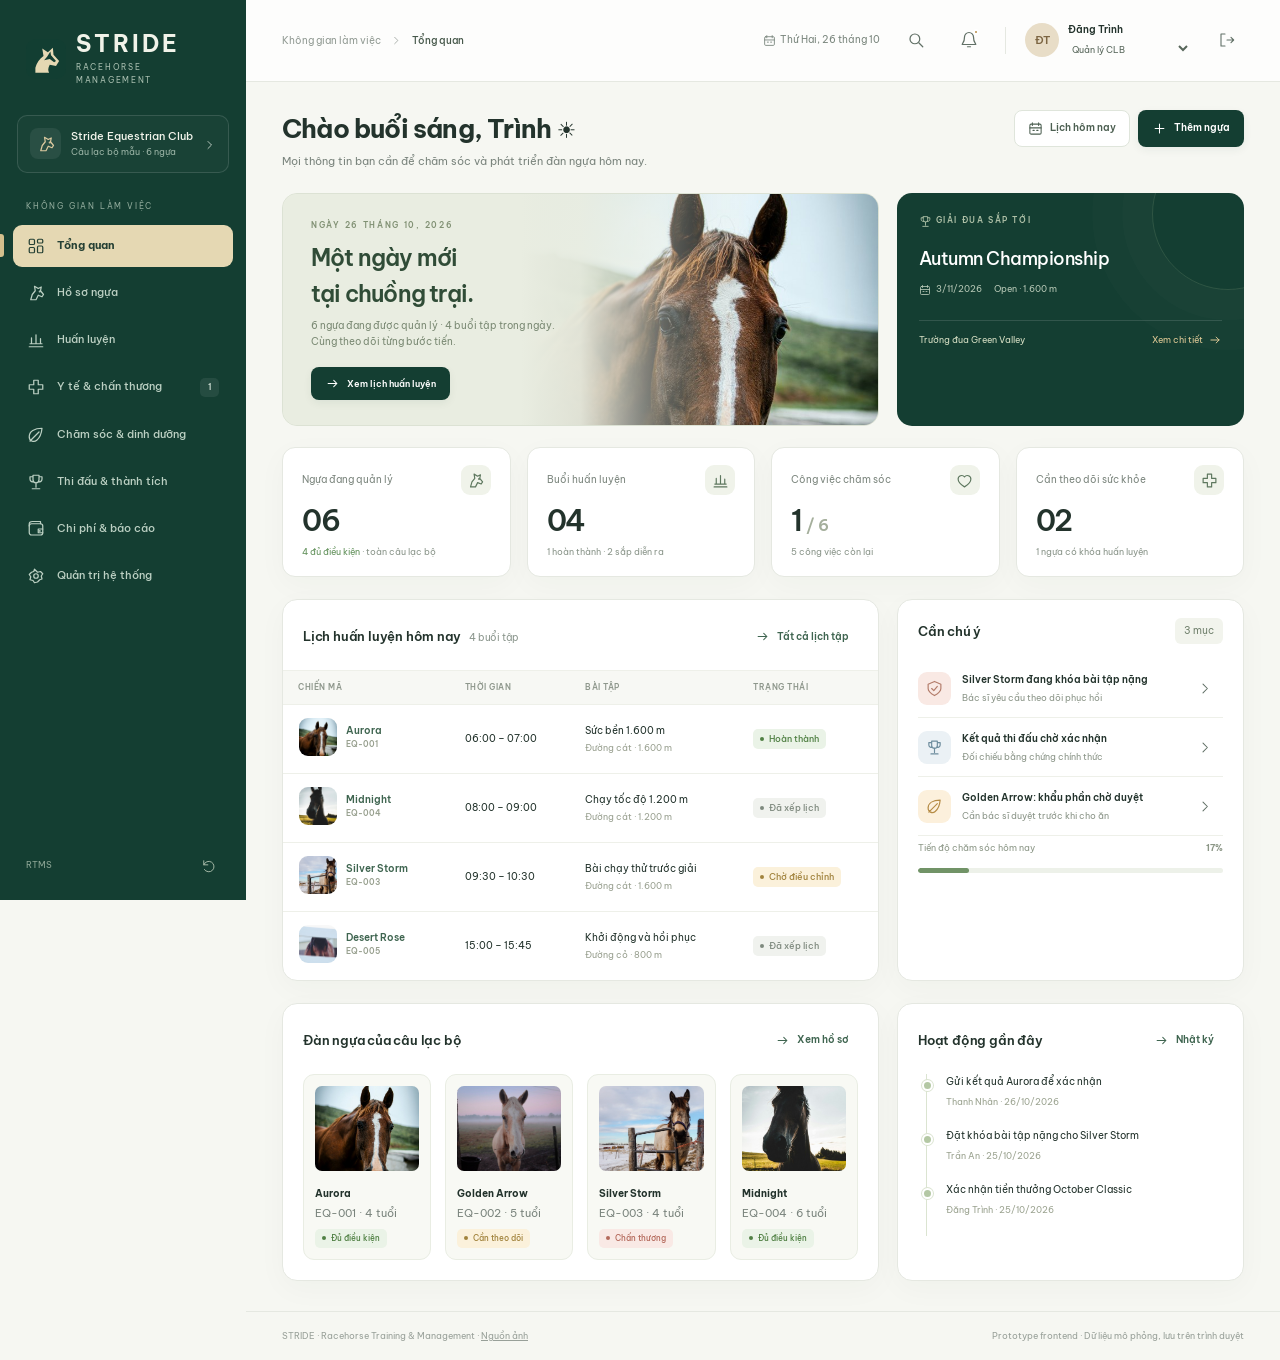
<file: index.html>
<!doctype html>
<html lang="vi">
<head>
  <meta charset="utf-8"><meta name="viewport" content="width=device-width,initial-scale=1">
  <meta name="theme-color" content="#123e32"><meta name="description" content="STRIDE — Prototype tương tác quản lý ngựa đua. Hồ sơ, huấn luyện, y tế, chăm sóc, thi đấu và báo cáo.">
  <title>STRIDE — Racehorse Management</title>
  <link rel="icon" href="assets/mark.svg" type="image/svg+xml"><link rel="stylesheet" href="styles.css">
  <script defer src="js/core.js"></script><script defer src="js/training-medical.js"></script><script defer src="js/care.js"></script><script defer src="js/racing-finance.js"></script><script defer src="js/app.js"></script>
</head>
<body>
  <a class="skip-link" href="#view">Đến nội dung</a>
  <div class="app-shell">
    <aside id="sidebar" class="sidebar" aria-label="Điều hướng chính"></aside>
    <div class="workspace"><header id="topbar" class="topbar"></header><main id="view" class="main-content" tabindex="-1"></main><footer class="app-footer"><span>STRIDE · Racehorse Training & Management · <a href="assets/horses/credits.html" target="_blank" rel="noopener">Nguồn ảnh</a></span><span>Prototype frontend · Dữ liệu mô phỏng, lưu trên trình duyệt</span></footer></div>
  </div>
  <dialog id="app-modal" class="modal" aria-labelledby="modal-title" aria-describedby="modal-subtitle"><form id="modal-form"><header class="modal-head"><div><h2 id="modal-title"></h2><p id="modal-subtitle"></p></div><button class="icon-btn" type="button" data-action="ui:close" aria-label="Đóng">×</button></header><div id="modal-body" class="modal-body"></div><footer id="modal-footer" class="modal-footer"></footer></form></dialog>
  <div id="toasts" class="toasts" role="status" aria-live="polite"></div>
  <div id="login-layer" class="login-layer" hidden></div>
  <noscript>Vui lòng bật JavaScript để sử dụng prototype tương tác.</noscript>
</body>
</html>
</file>
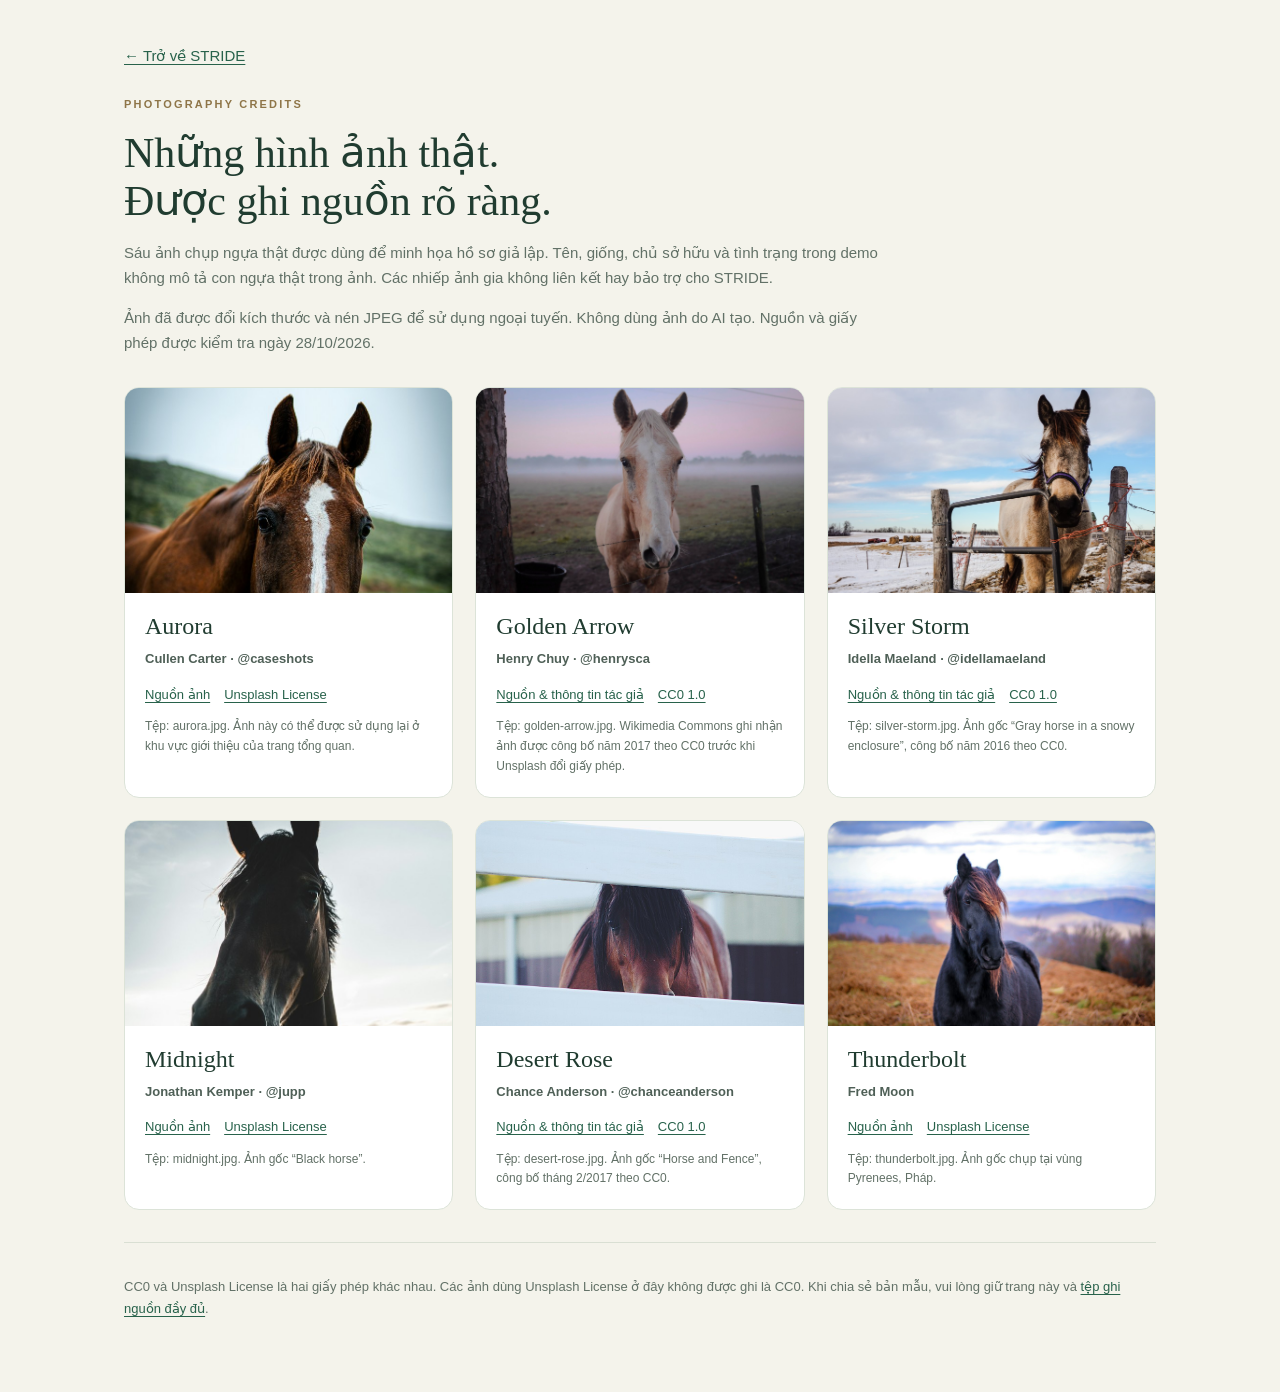
<file: assets/horses/credits.html>
<!doctype html>
<html lang="vi">
<head>
  <meta charset="utf-8">
  <meta name="viewport" content="width=device-width,initial-scale=1">
  <title>Nguồn ảnh ngựa — STRIDE</title>
  <style>
    :root{color-scheme:light}*{box-sizing:border-box}body{margin:0;background:#f4f3eb;color:#203c30;font:15px/1.65 Arial,sans-serif}main{max-width:1080px;margin:auto;padding:44px 24px 60px}a{color:#28624b;text-underline-offset:3px}header{max-width:760px;margin-bottom:32px}.eyebrow{font-size:11px;letter-spacing:2.2px;font-weight:700;color:#8e7548}h1{font:42px/1.15 Georgia,serif;margin:16px 0}p{color:#627167}.grid{display:grid;grid-template-columns:repeat(3,minmax(0,1fr));gap:22px}article{background:#fff;border:1px solid #dce3d8;border-radius:15px;overflow:hidden}img{display:block;width:100%;height:205px;object-fit:cover}article:nth-child(1) img{object-position:50% 35%}article:nth-child(4) img{object-position:50% 30%}.body{padding:20px}h2{font:24px Georgia,serif;margin:0 0 8px}.creator{font-size:13px;font-weight:700;color:#4f6057}.links{display:flex;flex-wrap:wrap;gap:7px 14px;margin-top:14px;font-size:13px}.note{font-size:12px;margin-bottom:0}footer{margin-top:32px;border-top:1px solid #d9dfd3;padding-top:20px;font-size:13px}@media(max-width:760px){.grid{grid-template-columns:repeat(2,minmax(0,1fr))}h1{font-size:34px}}@media(max-width:480px){.grid{grid-template-columns:1fr}}
  </style>
</head>
<body>
<main>
  <header>
    <a href="../../index.html">← Trở về STRIDE</a>
    <div class="eyebrow" style="margin-top:26px">PHOTOGRAPHY CREDITS</div>
    <h1>Những hình ảnh thật.<br>Được ghi nguồn rõ ràng.</h1>
    <p>Sáu ảnh chụp ngựa thật được dùng để minh họa hồ sơ giả lập. Tên, giống, chủ sở hữu và tình trạng trong demo không mô tả con ngựa thật trong ảnh. Các nhiếp ảnh gia không liên kết hay bảo trợ cho STRIDE.</p>
    <p>Ảnh đã được đổi kích thước và nén JPEG để sử dụng ngoại tuyến. Không dùng ảnh do AI tạo. Nguồn và giấy phép được kiểm tra ngày 28/10/2026.</p>
  </header>
  <section class="grid" aria-label="Nguồn và giấy phép từng ảnh">
    <article>
      <img src="aurora.jpg" alt="Ảnh chụp ngựa nâu có vệt trắng trên mặt" loading="lazy">
      <div class="body"><h2>Aurora</h2><div class="creator">Cullen Carter · @caseshots</div><div class="links"><a href="https://unsplash.com/photos/a-brown-horse-standing-on-top-of-a-lush-green-field-uN1UP-6rffE" target="_blank" rel="noopener noreferrer">Nguồn ảnh</a><a href="https://unsplash.com/license" target="_blank" rel="noopener noreferrer">Unsplash License</a></div><p class="note">Tệp: aurora.jpg. Ảnh này có thể được sử dụng lại ở khu vực giới thiệu của trang tổng quan.</p></div>
    </article>
    <article>
      <img src="golden-arrow.jpg" alt="Ảnh chụp ngựa lông vàng nhạt trong đồng cỏ có sương" loading="lazy">
      <div class="body"><h2>Golden Arrow</h2><div class="creator">Henry Chuy · @henrysca</div><div class="links"><a href="https://commons.wikimedia.org/wiki/File:Horse_(Unsplash).jpg" target="_blank" rel="noopener noreferrer">Nguồn & thông tin tác giả</a><a href="https://creativecommons.org/publicdomain/zero/1.0/" target="_blank" rel="noopener noreferrer">CC0 1.0</a></div><p class="note">Tệp: golden-arrow.jpg. Wikimedia Commons ghi nhận ảnh được công bố năm 2017 theo CC0 trước khi Unsplash đổi giấy phép.</p></div>
    </article>
    <article>
      <img src="silver-storm.jpg" alt="Ảnh chụp ngựa đứng bên cổng chuồng trong khung cảnh có tuyết" loading="lazy">
      <div class="body"><h2>Silver Storm</h2><div class="creator">Idella Maeland · @idellamaeland</div><div class="links"><a href="https://commons.wikimedia.org/wiki/File:Gray_horse_in_a_snowy_enclosure_(Unsplash).jpg" target="_blank" rel="noopener noreferrer">Nguồn & thông tin tác giả</a><a href="https://creativecommons.org/publicdomain/zero/1.0/" target="_blank" rel="noopener noreferrer">CC0 1.0</a></div><p class="note">Tệp: silver-storm.jpg. Ảnh gốc “Gray horse in a snowy enclosure”, công bố năm 2016 theo CC0.</p></div>
    </article>
    <article>
      <img src="midnight.jpg" alt="Ảnh chụp chân dung ngựa đen trong ánh sáng tự nhiên" loading="lazy">
      <div class="body"><h2>Midnight</h2><div class="creator">Jonathan Kemper · @jupp</div><div class="links"><a href="https://unsplash.com/photos/black-horse-NzE0vrZ_uPc" target="_blank" rel="noopener noreferrer">Nguồn ảnh</a><a href="https://unsplash.com/license" target="_blank" rel="noopener noreferrer">Unsplash License</a></div><p class="note">Tệp: midnight.jpg. Ảnh gốc “Black horse”.</p></div>
    </article>
    <article>
      <img src="desert-rose.jpg" alt="Ảnh chụp ngựa nâu nhìn qua hàng rào trắng" loading="lazy">
      <div class="body"><h2>Desert Rose</h2><div class="creator">Chance Anderson · @chanceanderson</div><div class="links"><a href="https://commons.wikimedia.org/wiki/File:Horse_and_Fence_(Unsplash).jpg" target="_blank" rel="noopener noreferrer">Nguồn & thông tin tác giả</a><a href="https://creativecommons.org/publicdomain/zero/1.0/" target="_blank" rel="noopener noreferrer">CC0 1.0</a></div><p class="note">Tệp: desert-rose.jpg. Ảnh gốc “Horse and Fence”, công bố tháng 2/2017 theo CC0.</p></div>
    </article>
    <article>
      <img src="thunderbolt.jpg" alt="Ảnh chụp ngựa sẫm màu với núi ở hậu cảnh" loading="lazy">
      <div class="body"><h2>Thunderbolt</h2><div class="creator">Fred Moon</div><div class="links"><a href="https://unsplash.com/photos/black-horse-near-mountain-at-daytime-O86CMwdoi8s" target="_blank" rel="noopener noreferrer">Nguồn ảnh</a><a href="https://unsplash.com/license" target="_blank" rel="noopener noreferrer">Unsplash License</a></div><p class="note">Tệp: thunderbolt.jpg. Ảnh gốc chụp tại vùng Pyrenees, Pháp.</p></div>
    </article>
  </section>
  <footer><p>CC0 và Unsplash License là hai giấy phép khác nhau. Các ảnh dùng Unsplash License ở đây không được ghi là CC0. Khi chia sẻ bản mẫu, vui lòng giữ trang này và <a href="CREDITS.md">tệp ghi nguồn đầy đủ</a>.</p></footer>
</main>
</body>
</html>
</file>
<file: styles.css>
@import url('https://fonts.googleapis.com/css2?family=Be+Vietnam+Pro:wght@400;450;500;550;600;650;700;750&display=swap');
:root{--forest:#143e32;--forest2:#1d5141;--ink:#23332c;--muted:#7a847d;--paper:#f6f7f2;--border:#e5e8e1;--gold:#b19158;--gold-light:#f1e8d6;--green:#2a674d;--red:#b65c50;--amber:#a67c30;--radius:15px;--shadow:0 8px 30px #253b2b08}
*{box-sizing:border-box}body{margin:0;background:var(--paper);color:var(--ink);font-family:'Be Vietnam Pro',system-ui,-apple-system,'Segoe UI',sans-serif;font-size:13px;line-height:1.6}button,input,select,textarea{font:inherit}button,a,input,select,textarea{-webkit-tap-highlight-color:transparent}button{cursor:pointer}a{color:inherit}button:disabled{opacity:.45;cursor:not-allowed}button:focus-visible,a:focus-visible,input:focus-visible,select:focus-visible,textarea:focus-visible{outline:3px solid #c5ac76;outline-offset:3px}h1,h2,h3,h4,p{margin:0}h1{font-size:26px;letter-spacing:-1px;line-height:1.45;font-weight:650}h2{font-size:20px;font-weight:650;letter-spacing:-.5px}h3{font-size:15px;font-weight:600}h4{font-size:13px;font-weight:600}svg.icon{flex-shrink:0;vertical-align:middle}.muted{color:var(--muted)}.small{font-size:11px}.label{font-size:10px;font-weight:600;text-transform:uppercase;letter-spacing:1.1px;color:var(--muted)}.skip-link{position:fixed;top:-80px;left:20px;z-index:100;background:white;padding:12px}.skip-link:focus{top:15px}
.app-shell{display:flex;min-height:100vh}.sidebar{width:246px;background:var(--forest);color:#d6e1d9;position:fixed;inset:0 auto 0 0;display:flex;flex-direction:column;z-index:30}.brand{display:flex;align-items:center;gap:10px;padding:31px 26px 28px;color:#f1f3e9}.brand img{width:40px;height:40px}.brand-title{font-size:23px;letter-spacing:3px;font-weight:650;line-height:1.1}.brand-sub{font-size:8px;letter-spacing:1.7px;color:#a9bfb0;margin-top:5px}.club-switch{margin:0 17px 27px;padding:12px;display:flex;align-items:center;gap:10px;border:1px solid #ffffff21;border-radius:10px;background:#ffffff06}.club-mark{width:31px;height:31px;display:grid;place-items:center;border-radius:8px;background:#ffffff12;color:#dbc99f}.club-name{font-size:11px;color:#f2f4eb;font-weight:500}.club-sub{font-size:9px;color:#9bb4a6}.nav-label{font-size:8px;letter-spacing:1.8px;color:#90aa9b;padding:0 26px 12px}.nav-list{padding:0 13px;display:grid;gap:5px}.nav-item{display:flex;align-items:center;gap:12px;width:100%;border:0;background:none;color:#bcd0c3;text-align:left;padding:12px 14px;border-radius:9px;font-size:11px;font-weight:450;position:relative;transition:.18s}.nav-item:hover{background:#ffffff0a;color:white}.nav-item.active{background:#e5d8b3;color:#254034;font-weight:650}.nav-item.active:before{content:'';position:absolute;left:-13px;width:4px;height:23px;background:#d4bf8d;border-radius:0 3px 3px 0}.nav-item .nav-count{margin-left:auto;font-size:9px;min-width:19px;height:19px;display:grid;place-items:center;background:#ffffff13;border-radius:5px;color:#d8e5db}.nav-item.active .nav-count{background:#24403314;color:var(--forest)}.sidebar-bottom{margin-top:auto;padding:22px 17px}.sidebar-demo{background:#ffffff07;border:1px solid #ffffff14;padding:13px;border-radius:12px}.sidebar-demo .label{color:#c7d5b5;font-size:8px}.sidebar-demo p{font-size:10px;color:#a9bdaf;line-height:1.8;margin:7px 0 12px}.sidebar-demo button{width:100%;color:#eceddf;background:#ffffff0e;border:1px solid #ffffff19;border-radius:7px;padding:8px 4px;font-size:10px;display:flex;align-items:center;justify-content:center;gap:7px}.sidebar-credit{display:flex;justify-content:space-between;align-items:center;color:#8da696;font-size:9px;margin:20px 9px 0}.workspace{margin-left:246px;width:calc(100% - 246px);min-width:0}.topbar{height:82px;border-bottom:1px solid var(--border);display:flex;align-items:center;justify-content:space-between;padding:0 36px;background:#ffffffbf;gap:16px}.breadcrumb{font-size:10px;color:#929b94;display:flex;align-items:center;gap:10px}.breadcrumb strong{font-weight:500;color:#46584a}.top-actions{display:flex;align-items:center;gap:19px}.top-date{font-size:10px;color:#7b877e}.header-sep{width:1px;height:27px;background:var(--border)}.icon-btn{display:inline-grid;place-items:center;width:34px;height:34px;flex-shrink:0;border:1px solid transparent;border-radius:8px;background:none;color:#617066;position:relative}.icon-btn:hover{background:#edf1e8;color:var(--forest)}.notification-dot{position:absolute;top:5px;right:6px;width:6px;height:6px;background:#b88d49;border:2px solid white;border-radius:50%}.profile-switch{display:flex;align-items:center;gap:9px}.avatar{width:34px;height:34px;display:inline-flex;align-items:center;justify-content:center;background:#e8ddc7;color:#7c6542;border-radius:50%;font-size:11px;font-weight:600;flex-shrink:0}.avatar.green{background:#e5ede3;color:var(--green)}.profile-role select{border:0;background:transparent;color:#57665a;font-size:9px;padding:2px 15px 0 0;max-width:154px;cursor:pointer;outline-offset:0}.profile-name{font-size:10px;font-weight:600}.mobile-menu{display:none}.main-content{padding:28px 36px 30px;max-width:1600px;margin:auto;min-height:calc(100vh - 139px)}.app-footer{padding:17px 36px;border-top:1px solid var(--border);display:flex;align-items:center;justify-content:space-between;color:#98a099;font-size:9px;gap:15px}.page-head{display:flex;align-items:flex-start;justify-content:space-between;gap:20px;margin-bottom:23px}.page-title{font-size:26px;letter-spacing:-.8px;font-weight:650}.page-subtitle{font-size:11px;color:var(--muted);margin-top:5px}.page-actions{display:flex;align-items:center;gap:8px;flex-wrap:wrap}.eyebrow{font-size:10px;font-weight:600;letter-spacing:1.8px;text-transform:uppercase;color:#a4aa9a;margin-bottom:8px}
.btn{display:inline-flex;align-items:center;justify-content:center;gap:7px;min-height:37px;border-radius:8px;padding:8px 13px;font-size:10px;font-weight:550;line-height:1.45;border:1px solid transparent;text-decoration:none;transition:.18s;white-space:normal}.btn .icon{width:15px;height:15px}.btn-primary{background:var(--forest);color:white;box-shadow:0 3px 8px #143e3210}.btn-primary:hover{background:#205540;transform:translateY(-1px)}.btn-secondary{background:#fff;border-color:#dfe5db;color:#4d6052}.btn-secondary:hover{background:#f0f3eb;border-color:#c1cdbd}.btn-ghost{color:#3f6550;background:transparent;border-color:transparent;padding:6px 8px}.btn-ghost:hover{background:#eaf0e5}.btn-danger{background:#faede9;color:#a95247;border-color:#ecd3cd}.btn-danger:hover{background:#f5dfd7}.btn-gold{background:var(--gold-light);color:#6f5b37;border-color:#e6d8bc}.btn-sm{min-height:29px;padding:5px 9px;font-size:9px}.btn-block{width:100%}.row{display:flex;align-items:center;gap:10px}.row.between{justify-content:space-between}.stack{display:grid;gap:14px}.divider{border:0;border-top:1px solid var(--border);margin:17px 0}.section-gap{margin-top:22px}.grid-2{display:grid;grid-template-columns:repeat(2,minmax(0,1fr));gap:18px}.grid-3{display:grid;grid-template-columns:repeat(3,minmax(0,1fr));gap:18px}.grid-4{display:grid;grid-template-columns:repeat(4,minmax(0,1fr));gap:16px}.card{background:#fff;border:1px solid var(--border);border-radius:var(--radius);box-shadow:var(--shadow);overflow:hidden;min-width:0}.card-head{display:flex;align-items:center;justify-content:space-between;gap:12px;padding:18px 20px 15px}.card-title{font-size:13px;font-weight:600;letter-spacing:-.2px}.card-body{padding:0 20px 20px}.card-body:first-child{padding-top:20px}.card-foot{padding:13px 20px;border-top:1px solid var(--border)}.card-count{color:#8b968d;font-weight:400;font-size:10px;margin-left:6px}.badge{display:inline-flex;align-items:center;gap:5px;font-size:9px;font-weight:500;border-radius:5px;padding:4px 7px;line-height:1.4;white-space:nowrap;background:#f0f1ed;color:#758174}.badge i{height:4px;width:4px;border-radius:50%;background:currentColor;flex-shrink:0}.badge.green{background:#eaf3e7;color:#508044}.badge.amber{background:#fbf1db;color:#a1833d}.badge.red{background:#f9e9e5;color:#b46a5c}.badge.blue{background:#eaf0f8;color:#5a7b9a}.badge.neutral{background:#f0f2ee;color:#7e897e}.pill{font-size:10px;padding:5px 9px;border-radius:6px;background:#f2f4ed;color:#71816d;display:inline-flex;align-items:center;gap:5px}.stats-row{display:grid;grid-template-columns:repeat(4,minmax(0,1fr));gap:16px;margin-bottom:22px}.stat-card{padding:17px 19px;background:#fff;border:1px solid var(--border);border-radius:13px;box-shadow:var(--shadow)}.stat-label{display:flex;align-items:center;justify-content:space-between;color:#7d877f;font-size:10px}.stat-icon{display:grid;place-items:center;width:30px;height:30px;background:#f0f3ea;color:#5d775e;border-radius:9px}.stat-value{font-size:29px;line-height:1.4;letter-spacing:-1.5px;font-weight:600;margin-top:6px}.stat-meta{font-size:9px;color:#8a958a;margin-top:3px}.stat-meta .positive{color:#62915b}.hero-row{display:grid;grid-template-columns:minmax(0,1.72fr) minmax(260px,1fr);gap:18px;margin-bottom:21px}.welcome-hero{position:relative;min-height:190px;border:1px solid #dce2d4;border-radius:15px;background:#e9ede1;overflow:hidden;display:flex;align-items:center;padding:25px 28px}.hero-text{position:relative;z-index:2;width:62%}.hero-text .eyebrow{color:#819174;font-size:8px;letter-spacing:1.7px}.hero-text h2{font-size:23px;line-height:1.55;letter-spacing:-.8px;font-weight:600;margin-bottom:7px;color:#304c37}.hero-text p{font-size:10px;color:#7b8a74;max-width:275px}.hero-text .btn{margin-top:17px;min-height:30px;font-size:9px}.hero-art{position:absolute;right:0;bottom:0;width:62%;height:100%;object-fit:cover;object-position:center 42%}.welcome-hero:after{content:"";position:absolute;inset:0;z-index:1;pointer-events:none;background:linear-gradient(90deg,#e9ede1 0%,#e9ede1 40%,#e9ede1f0 50%,#e9ede166 65%,#e9ede100 80%)}.next-race{background:var(--forest);color:white;border-radius:15px;padding:21px 22px;position:relative;overflow:hidden}.next-race:after{content:'';position:absolute;width:150px;height:150px;border:1px solid #c3cda327;border-radius:50%;right:-60px;top:-55px;box-shadow:0 0 0 30px #ffffff03,0 0 0 60px #ffffff03}.next-race .eyebrow{font-size:8px;color:#aec0a7;letter-spacing:1.6px}.next-race h3{font-size:18px;font-weight:500;letter-spacing:-.5px;margin:17px 0 9px;position:relative;z-index:1}.race-info{display:flex;gap:12px;font-size:9px;color:#b7c8b6}.race-info span{display:flex;gap:5px;align-items:center}.race-footer{margin-top:23px;border-top:1px solid #ffffff20;padding-top:12px;display:flex;justify-content:space-between;align-items:center;color:#d6dfc4;font-size:9px}.race-footer button{border:0;color:#dfc995;background:none;padding:0;display:flex;align-items:center;gap:5px;font-size:9px}.dash-main{display:grid;grid-template-columns:minmax(0,1.72fr) minmax(260px,1fr);gap:18px}.table-wrap{overflow:auto;width:100%;-webkit-overflow-scrolling:touch}.data-table{border-collapse:collapse;width:100%;text-align:left;white-space:normal;font-size:10px}.data-table th{background:#f7f8f4;color:#8e978c;font-size:8px;font-weight:550;letter-spacing:.5px;text-transform:uppercase;padding:10px 15px;border-top:1px solid #eef0e9;border-bottom:1px solid #eef0e9;white-space:nowrap}.data-table td{padding:12px 15px;border-bottom:1px solid #eef0e9;vertical-align:middle}.data-table tr:last-child td{border-bottom:0}.data-table tbody tr:hover{background:#fcfdf9}.data-table .btn{font-size:9px;min-height:29px;padding:5px 8px}.horse-thumb{width:38px;height:38px;object-fit:cover;border-radius:9px;background:#e9ede4;flex-shrink:0}.table-horse{display:flex;align-items:center;gap:9px;white-space:nowrap}.table-horse strong{font-size:10px;font-weight:550;display:block}.table-horse small{font-size:8px;color:#98a08f;display:block}.cell-sub{font-size:9px;color:#99a090;margin-top:2px}.list-item{display:flex;align-items:center;gap:11px;padding:12px 0;border-bottom:1px solid #eef0e9}.list-item:last-child{border-bottom:0}.list-main{min-width:0;flex:1}.list-title{font-size:11px;font-weight:550}.list-meta{font-size:9px;color:#8b9588;margin-top:3px}.list-actions{display:flex;gap:6px;flex-wrap:wrap;align-items:center}.attention-icon{width:33px;height:33px;border-radius:9px;display:grid;place-items:center;background:#fcf0dc;color:#b68c46;flex-shrink:0}.attention-icon.red{background:#f9e9e4;color:#b37c6a}.attention-icon.blue{background:#ebf1f5;color:#6e8d9e}.attention-card .card-body{padding-bottom:10px}.attention-card .list-title{font-size:10px}.progress-track{height:5px;background:#edf1e9;border-radius:8px;overflow:hidden}.progress-fill{height:100%;background:#719367;border-radius:8px;transition:width .4s}.care-progress{display:flex;justify-content:space-between;align-items:center;margin:5px 0 12px;font-size:9px;color:#8c9787}.horse-grid{display:grid;grid-template-columns:repeat(3,minmax(0,1fr));gap:18px}.horse-card{position:relative}.horse-card-image{width:100%;height:165px;object-fit:cover;display:block;background:#e8eade}.horse-card-tag{position:absolute;top:12px;left:12px;background:#ffffffdf;color:#52684f;padding:4px 8px;border-radius:6px;font-size:8px;letter-spacing:.4px;backdrop-filter:blur(4px)}.horse-card-body{padding:15px 17px}.horse-card-title{display:flex;align-items:center;justify-content:space-between;gap:10px;margin-bottom:12px}.horse-card-title h3{font-size:15px;letter-spacing:-.3px}.horse-card-bio{font-size:9px;color:#8e9788;margin-top:3px}.horse-meta-row{display:flex;justify-content:space-between;color:#929b8b;font-size:9px;margin-top:9px}.horse-card-foot{padding:10px 17px;border-top:1px solid #edf0e6;display:flex;align-items:center;justify-content:space-between;font-size:9px;color:#8b9685}.horse-mini-grid{display:grid;grid-template-columns:repeat(4,minmax(0,1fr));gap:14px}.horse-mini{background:#f8f9f4;border:1px solid #e9ede3;border-radius:11px;padding:11px;cursor:pointer;text-align:left;color:inherit;transition:.2s}.horse-mini:hover{border-color:#c1ceb7;transform:translateY(-2px)}.horse-mini img{height:85px;width:100%;object-fit:cover;border-radius:7px;margin-bottom:9px}.horse-mini strong{font-size:10px;display:block}.horse-mini .badge{font-size:8px;margin-top:6px}.toolbar{display:flex;align-items:center;justify-content:space-between;gap:13px;margin-bottom:18px;flex-wrap:wrap}.toolbar-left,.toolbar-right{display:flex;align-items:center;gap:9px;flex-wrap:wrap}.search-field{position:relative;display:flex;align-items:center;gap:7px;border:1px solid var(--border);background:white;border-radius:8px;padding:0 11px;height:37px;min-width:245px;color:#9aa28f}.search-field input{border:0;background:none;width:100%;outline:0;font-size:10px;color:var(--ink)}.input,.select,.textarea,.field input,.field select,.field textarea{display:block;width:100%;border:1px solid #dfe5d9;background:#fff;border-radius:8px;padding:9px 11px;color:#3e5142;min-height:38px;font-size:11px;line-height:1.6}.input:focus,.select:focus,.textarea:focus,.field input:focus,.field select:focus,.field textarea:focus{border-color:#97ae8e;outline:2px solid #dee8d6;outline-offset:0}.textarea,.field textarea{min-height:90px;resize:vertical}.select{max-width:220px;cursor:pointer}.field{display:grid;gap:6px;min-width:0}.field>label,.field>span:first-child{font-size:10px;font-weight:550;color:#6c7b6b}.field small{font-size:9px;color:#97a08c}.form-grid{display:grid;grid-template-columns:repeat(2,minmax(0,1fr));gap:15px}.form-grid .full,.field.full{grid-column:1/-1}.form-section{margin-top:20px;padding-top:17px;border-top:1px solid var(--border)}.form-section h3{margin-bottom:13px}.tabs{display:flex;align-items:center;gap:3px;border-bottom:1px solid var(--border);margin-bottom:20px;overflow:auto;scrollbar-width:none}.tab{border:0;border-bottom:2px solid transparent;background:none;font-size:11px;color:#8b9688;padding:12px 16px;white-space:nowrap;cursor:pointer}.tab.active{color:var(--forest);border-bottom-color:var(--forest);font-weight:600}.tab:hover{color:var(--forest);background:#f1f4eb}.view-toggle{display:flex;align-items:center;padding:3px;border:1px solid var(--border);background:white;border-radius:8px}.view-toggle button{border:0;background:none;width:30px;height:28px;color:#9ba592;border-radius:5px;display:grid;place-items:center}.view-toggle button.active{background:#eaf0e3;color:#54714b}.alert{display:flex;align-items:flex-start;gap:10px;padding:12px 14px;border:1px solid #e2e9d9;border-radius:10px;font-size:10px;background:#f2f6eb;color:#65785b;line-height:1.8;margin-bottom:16px}.alert.warning{background:#fff8e9;border-color:#eee2bf;color:#9a7c40}.alert.danger{background:#fcf0ec;border-color:#efd9d1;color:#a56858}.alert.info{background:#f0f5f7;border-color:#dfe9ed;color:#6b8390}.alert.success{background:#edf6e9;color:#56804a;border-color:#d8e8d1}.alert .icon{margin-top:1px}.empty-state{padding:42px 20px;text-align:center;color:#86947d}.empty-icon{width:56px;height:56px;margin:0 auto 15px;display:grid;place-items:center;background:#f1f4eb;border-radius:16px;color:#a2b496}.empty-state h3{font-size:15px;color:#52664d}.empty-state p{font-size:11px;max-width:390px;margin:7px auto 17px}.modal{border:1px solid #e2e6db;border-radius:18px;padding:0;width:min(600px,calc(100vw - 32px));max-height:90vh;box-shadow:0 22px 100px #0c241f40;color:var(--ink);background:#fff}.modal.wide{width:min(900px,calc(100vw - 32px))}.modal::backdrop{background:#12332866;backdrop-filter:blur(3px)}.modal-head{display:flex;align-items:flex-start;justify-content:space-between;gap:14px;padding:23px 25px 18px;border-bottom:1px solid var(--border)}.modal-head h2{font-size:18px;font-weight:600}.modal-head p{font-size:10px;color:#8f9a86;margin-top:4px}.modal-body{padding:22px 25px;max-height:66vh;overflow:auto}.modal-footer{display:flex;justify-content:flex-end;gap:8px;padding:16px 25px;border-top:1px solid var(--border);background:#fbfcf8;border-radius:0 0 18px 18px}.toasts{position:fixed;right:25px;bottom:22px;display:grid;gap:9px;z-index:200;max-width:min(420px,calc(100vw - 36px))}.toast{display:flex;align-items:center;gap:10px;background:var(--forest);color:#f1f4e9;padding:14px 18px;border-radius:11px;font-size:11px;box-shadow:0 8px 30px #143e3229;animation:toastIn .2s ease}.toast.error{background:#a65f51}.toast.info{background:#5d7c83}.toast.warning{background:#ac894e}@keyframes toastIn{from{opacity:0;transform:translateY(10px)}to{opacity:1;transform:translateY(0)}}.detail-grid{display:grid;grid-template-columns:repeat(2,minmax(0,1fr));gap:15px}.detail-label{font-size:9px;color:#96a08e;margin-bottom:3px}.detail-value{font-size:11px;font-weight:500}.profile-layout{display:grid;grid-template-columns:250px 1fr;gap:23px}.profile-photo{width:100%;aspect-ratio:4/3;object-fit:cover;object-position:center 40%;border-radius:12px;display:block}.profile-summary{background:#f6f8f0;border:1px solid #e8eddf;padding:16px;border-radius:11px;margin-top:13px}.profile-summary .detail-label{margin-top:8px}.pedigree{display:grid;grid-template-columns:1fr 1fr;gap:12px}.pedigree-node{padding:15px;background:#f7f8f3;border:1px solid #e7ecdf;border-radius:10px}.timeline{border-left:1px solid #dbe4d1;margin-left:8px;padding-left:19px}.timeline-item{position:relative;padding-bottom:17px}.timeline-item:before{content:'';position:absolute;left:-24px;top:6px;width:7px;height:7px;background:#b4c8a4;border:2px solid white;border-radius:50%;box-shadow:0 0 0 1px #dbe4d1}.timeline-item p{font-size:10px}.timeline-item small{font-size:9px;color:#9aa28f}.role-grid{display:grid;grid-template-columns:repeat(2,minmax(0,1fr));gap:11px}.role-option{display:flex;gap:12px;align-items:center;padding:15px;text-align:left;border:1px solid var(--border);background:#fff;border-radius:11px;color:var(--ink);cursor:pointer}.role-option:hover{border-color:#a7bd94;background:#f6f8f0}.role-option strong{font-size:12px;display:block}.role-option small{font-size:9px;color:#929c88}.login-layer{position:fixed;inset:0;z-index:90;background:#edf1e7eb;backdrop-filter:blur(10px);display:grid;place-items:center;padding:25px}.login-layer[hidden]{display:none}.login-card{background:white;border:1px solid var(--border);padding:35px;border-radius:20px;width:min(720px,100%);box-shadow:0 20px 80px #123e3215}.login-brand{display:flex;align-items:center;gap:12px;margin-bottom:25px}.login-brand img{width:45px}.login-card h1{font-size:27px;margin-bottom:7px}.login-card>p{font-size:11px;color:#8d9985;margin-bottom:24px}.login-note{font-size:9px;color:#9da590;margin-top:20px}.guide-grid{display:grid;grid-template-columns:1fr;gap:12px}.guide-step{display:flex;gap:15px;padding:15px;border:1px solid var(--border);border-radius:12px;background:#fdfefa}.step-number{width:30px;height:30px;display:grid;place-items:center;border-radius:9px;background:#e7eedf;color:#5c7751;font-weight:600;flex-shrink:0}.guide-step p{font-size:10px;color:#8c9883;margin:5px 0 9px}.guide-step h3{font-size:12px}.guide-step .btn{min-height:28px;font-size:9px}.chart-legend{display:flex;gap:14px;flex-wrap:wrap;font-size:9px;color:#8b9785}.chart-legend span{display:flex;gap:5px;align-items:center}.chart-legend i{display:block;width:6px;height:6px;border-radius:50%;background:#7e9866}.metric{font-size:24px;font-weight:600;letter-spacing:-1px}.inline-code{font-family:monospace;background:#f1f4eb;padding:2px 5px;border-radius:4px}.lock-note{font-size:9px;color:#b57c65;display:flex;align-items:center;gap:5px;margin-top:6px}.split-layout{display:grid;grid-template-columns:minmax(0,1.6fr) minmax(250px,1fr);gap:18px}.skeleton{height:200px;border-radius:13px;background:linear-gradient(90deg,#eaf0e4,#f8faf3,#eaf0e4);background-size:200% 100%;animation:pulse 1.5s infinite}@keyframes pulse{to{background-position:-200% 0}}
@media(min-width:1500px){.main-content{padding-top:34px}.welcome-hero{min-height:207px}.horse-card-image{height:185px}}
@media(max-width:1180px){.sidebar{width:215px}.workspace{margin-left:215px;width:calc(100% - 215px)}.main-content{padding:25px}.topbar{padding:0 25px}.top-date{display:none}.hero-row,.dash-main{grid-template-columns:1.5fr 1fr}.top-actions{gap:12px}.horse-grid{grid-template-columns:repeat(2,minmax(0,1fr))}.stats-row{gap:12px}.stat-card{padding:14px}.stat-value{font-size:26px}.data-table th,.data-table td{padding-left:12px;padding-right:12px}.horse-mini-grid{grid-template-columns:repeat(2,minmax(0,1fr))}.app-footer{padding-left:25px;padding-right:25px}}
@media(max-width:960px){.hero-row,.dash-main,.split-layout{grid-template-columns:1fr}.next-race{min-height:160px}.next-race h3{margin-top:10px}.race-footer{margin-top:14px}.grid-3{grid-template-columns:repeat(2,minmax(0,1fr))}.grid-4{grid-template-columns:repeat(2,minmax(0,1fr))}.top-actions{gap:8px}.breadcrumb{display:none}.topbar{justify-content:flex-end}.stats-row{grid-template-columns:repeat(2,minmax(0,1fr))}.page-head{flex-wrap:wrap}.page-title{font-size:23px}.profile-layout{grid-template-columns:210px 1fr}}
@media(max-width:700px){.sidebar{transform:translateX(-100%);transition:transform .2s}.sidebar.open{transform:translateX(0);box-shadow:10px 0 80px #143e3233}.workspace{margin-left:0;width:100%}.topbar{height:68px;padding:0 18px;justify-content:space-between}.mobile-menu{display:inline-grid}.top-actions{gap:7px}.header-sep{display:none}.profile-name{max-width:110px;overflow:hidden;text-overflow:ellipsis;white-space:nowrap}.profile-role select{max-width:135px;font-size:9px}.main-content{padding:22px 18px;min-height:calc(100vh - 121px)}.page-head{gap:13px;margin-bottom:18px}.page-subtitle{font-size:10px;line-height:1.8}.page-title{font-size:22px}.page-actions{width:100%}.stats-row{gap:10px;margin-bottom:16px}.stat-card{padding:13px}.stat-label{font-size:9px}.stat-value{font-size:25px}.stat-icon{width:26px;height:26px}.stat-meta{font-size:8px}.hero-row,.dash-main{gap:15px}.welcome-hero{padding:20px;min-height:180px}.hero-text h2{font-size:20px}.hero-art{right:0;width:65%}.hero-text p{max-width:210px;font-size:9px}.card-head{padding:16px}.card-body{padding-left:16px;padding-right:16px}.horse-grid{grid-template-columns:1fr 1fr;gap:12px}.horse-card-image{height:125px}.horse-card-body{padding:12px}.horse-card-title{display:block}.horse-card-title .badge{margin-top:7px;font-size:8px}.horse-card-title h3{font-size:13px}.horse-card-foot{padding:10px 12px;font-size:8px;gap:5px}.horse-card-foot .btn{padding:4px;min-height:26px;font-size:8px}.horse-meta-row{display:block;font-size:9px}.grid-2,.grid-3{grid-template-columns:1fr}.grid-4{gap:12px}.toolbar{gap:10px}.toolbar-left{flex:1;min-width:0}.search-field{min-width:0;width:100%}.toolbar .select{max-width:180px}.data-table{min-width:550px}.data-table.small-table{min-width:0}.data-table td,.data-table th{font-size:9px;padding:10px}.app-footer{padding:14px 18px;font-size:8px;display:block}.app-footer span{display:block;margin:3px 0}.form-grid,.detail-grid{grid-template-columns:1fr}.modal{max-height:94vh}.modal-head{padding:18px}.modal-head h2{font-size:16px}.modal-body{padding:18px;max-height:68vh}.modal-footer{padding:13px 18px}.profile-layout{grid-template-columns:1fr}.profile-photo{max-height:190px;object-fit:cover}.profile-summary{margin-top:0}.role-grid{grid-template-columns:1fr}.login-card{padding:23px}.login-card h1{font-size:23px}.login-layer{overflow:auto;align-items:start}.login-card{margin-top:15px}.badge{font-size:8px}.tabs{margin-bottom:16px}.tab{padding:11px;font-size:10px}.card-title{font-size:12px}.owner-switch{display:none!important}}
@media print{.sidebar,.topbar,.app-footer,.page-actions,.toolbar,.modal,.toasts,.btn,.login-layer{display:none!important}.workspace{margin:0;width:100%}.main-content{padding:0}.card{box-shadow:none;break-inside:avoid}.stats-row{grid-template-columns:repeat(4,1fr)}body{background:white}.data-table{font-size:10px;min-width:0!important}thead{display:table-header-group}}
@media(max-width:700px){.top-actions{min-width:0;gap:6px}.profile-switch,.profile-role{min-width:0}.profile-role select{width:124px;max-width:124px}#topbar [data-action="app:search"]{display:none}.topbar{gap:8px}.main-content{overflow-x:clip}}
.sidebar{overflow-y:auto;overscroll-behavior:contain;scrollbar-width:thin}.sidebar>.brand,.sidebar>.club-switch,.sidebar>.nav-label,.sidebar>.nav-list,.sidebar>.sidebar-bottom{flex-shrink:0}
@media(max-height:800px){.brand{padding-top:22px;padding-bottom:19px}.club-switch{margin-bottom:17px}.nav-item{padding-top:10px;padding-bottom:10px}.sidebar-bottom{padding-top:15px;padding-bottom:15px}.sidebar-demo{padding:11px}.sidebar-demo p{margin-top:5px;margin-bottom:8px}.sidebar-credit{margin-top:12px}}
@media(prefers-reduced-motion:reduce){*{animation:none!important;transition:none!important;scroll-behavior:auto!important}}
@media(max-width:700px){.horse-meta-row span{display:block}.horse-meta-row span+span{margin-top:2px}}
</file>
